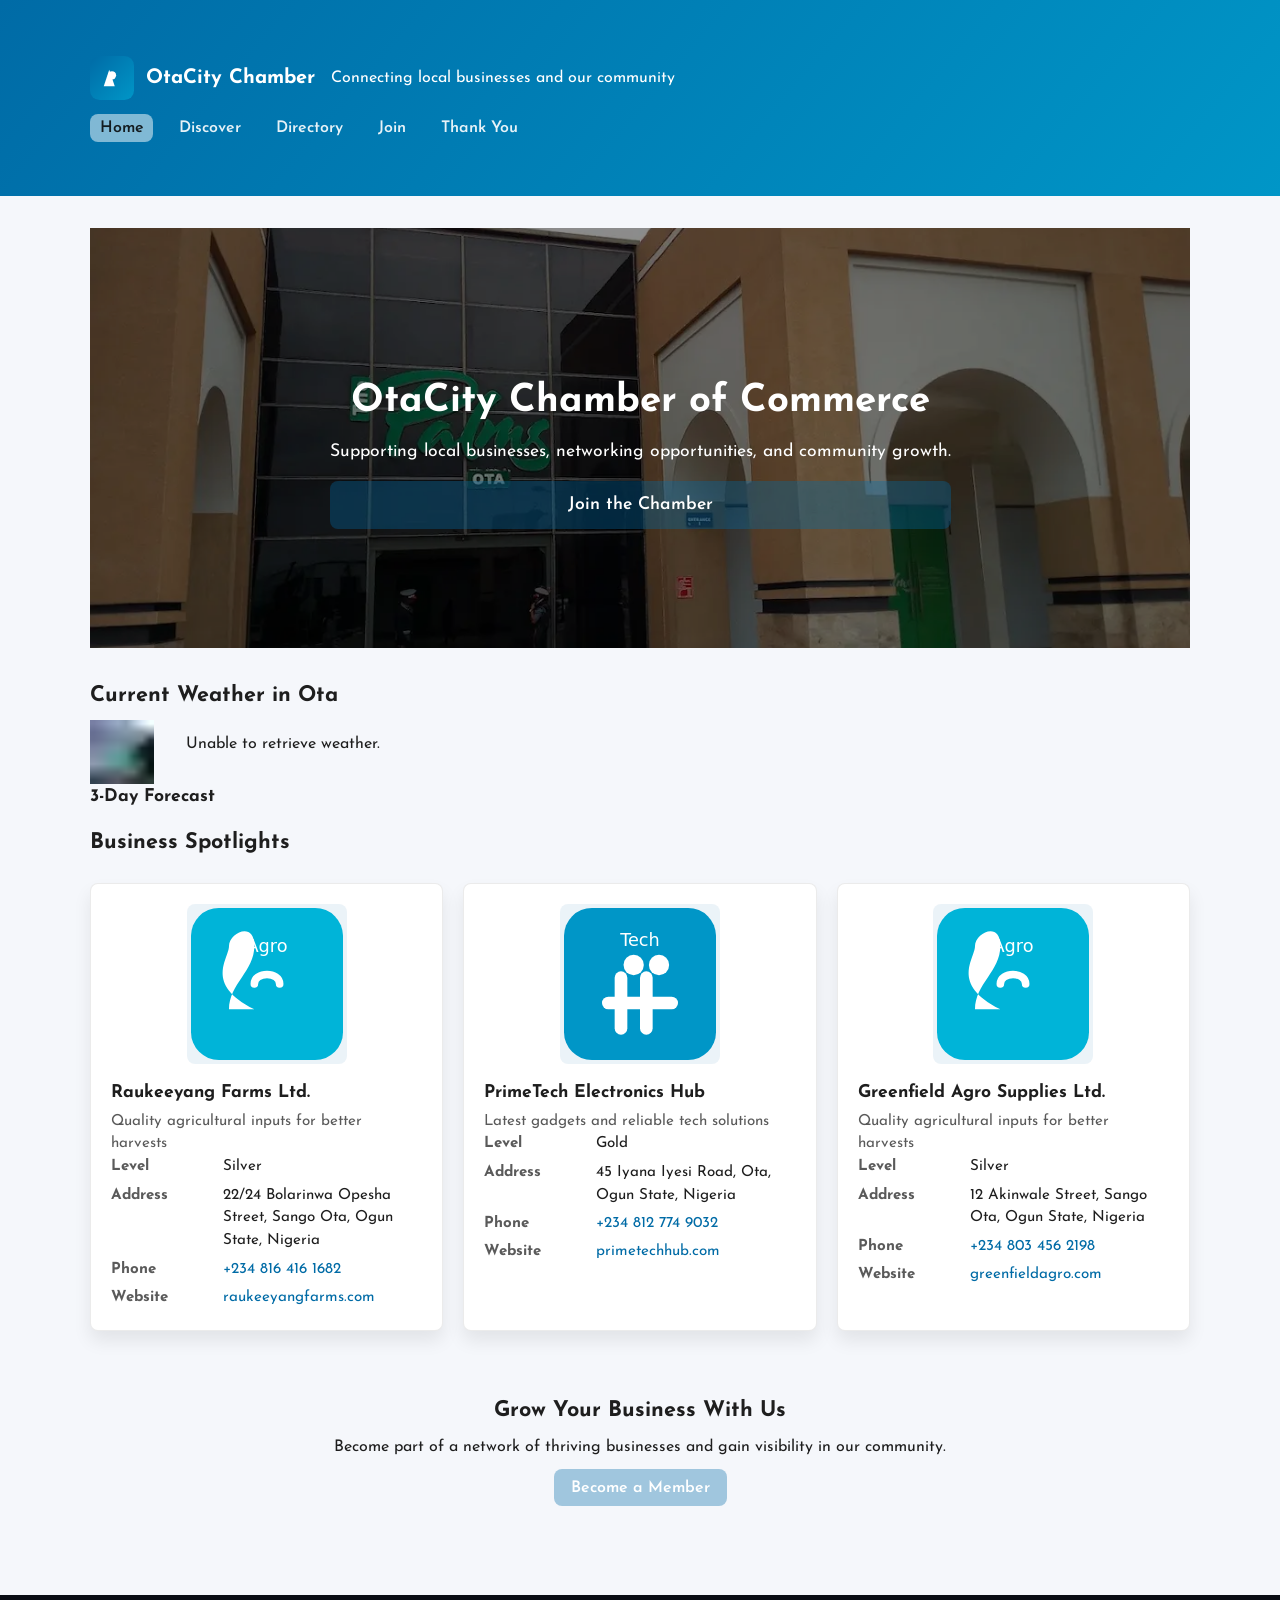
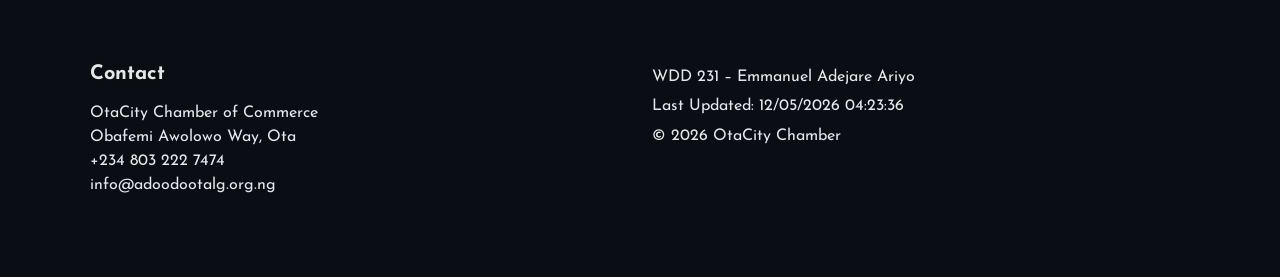
<file: chamber/index.html>
<!DOCTYPE html>
<html lang="en">

<head>
    <meta charset="UTF-8">
    <meta name="viewport" content="width=device-width, initial-scale=1">
    <title>OtaCity Chamber of Commerce</title>
    <meta name="description"
        content="Welcome to the OtaCity Chamber of Commerce. Supporting local businesses and community growth.">
    <meta name="author" content="Emmanuel Adejare Ariyo">

    <!-- Favicon -->
    <link rel="icon" href="images/favicon.svg" type="image/svg+xml">

     <!-- Open Graph (Facebook) -->
    <meta property="og:title" content="OtaCity Chamber Member Directory">
    <meta property="og:description"
        content="Browse local businesses that support our community through the Chamber of Commerce.">
    <meta property="og:image" content="https://white-ninja.github.io/wdd231/chamber/images/og-image.jpg">
    <meta property="og:url" content="https://username.github.io/wdd231/chamber/directory.html">
    <meta property="og:type" content="website">

     <!-- CSS -->
    <link rel="preload" href="styles/small.css" as="style" onload="this.onload=null;this.rel='stylesheet'">
    <link rel="preload" href="styles/larger.css" as="style" onload="this.onload=null;this.rel='stylesheet'">
    <link rel="stylesheet" href="styles/normalize.css">

     <!-- Fallback for no JavaScript -->
    <noscript>
        <link rel="stylesheet" href="styles/small.css">
        <link rel="stylesheet" href="styles/larger.css">
        <link rel="stylesheet" href="styles/normalize.css">
    </noscript>


    <!-- Google Fonts Here -->
    <link rel="preconnect" href="https://fonts.googleapis.com">
    <link rel="preconnect" href="https://fonts.gstatic.com" crossorigin>
    <link href="https://fonts.googleapis.com/css2?family=Josefin+Sans:ital,wght@0,100..700;1,100..700&display=swap"
        rel="stylesheet">

    <!-- Home page JS -->
    <script src="scripts/home.js" defer></script>
</head>

<body>

    <header class="site-header">
        <div class="page">
            <div class="branding">
                <a class="brand" href="index.html">
                    <img class="brand__logo" src="images/favicon.svg" alt="OtaCity Chamber logo" width="48" height="48">
                    <span class="brand__name">OtaCity Chamber</span>
                </a>
                <p class="brand__tagline">Connecting local businesses and our community</p>
            </div>

            <nav class="main-nav">
                <button class="nav-toggle"
                    aria-expanded="false"
                    aria-controls="primary-navigation"
                    aria-label="Open menu">
                    <span class="nav-toggle__bar"></span>
                    <span class="nav-toggle__bar"></span>
                    <span class="nav-toggle__bar"></span>
                </button>

                <ul id="primary-navigation" class="nav-list" data-visible="false">
                    <li><a href="index.html" class="active">Home</a></li>
                    <li><a href="discover.html">Discover</a></li>
                    <li><a href="directory.html">Directory</a></li>
                    <li><a href="join.html">Join</a></li>
                    <li><a href="thankyou.html">Thank You</a></li>
                </ul>
            </nav>
        </div>
    </header>

    <main class="page">

        <!-- HERO -->
        <section class="hero">
            <img 
                src="images/palms-ota-mall.webp" 
                alt="The Palms Ota shopping mall exterior"
                class="hero__image"
                width="1200" 
                height="600"
                fetchpriority="high"
                decoding="async"
            >

            <div class="hero__content">
                <h1>OtaCity Chamber of Commerce</h1>
                <p>Supporting local businesses, networking opportunities, and community growth.</p>
                <a href="join.html" class="btn hero__cta">Join the Chamber</a>
            </div>
        </section>

        <!-- WEATHER -->
        <section class="weather">
            <h2>Current Weather in Ota</h2>
            <div class="weather-card">
                <img 
                id="weather-icon"
                src="images/small-bit.webp"
                alt="Weather icon"
                width="64"
                height="64"
                >
                <p id="current-temp"></p>
                <p id="current-weather-desc"></p>
            </div>

            <h3>3-Day Forecast</h3>
            <ul id="forecast"></ul>
        </section>

        <!-- SPOTLIGHT BUSINESSES -->
        <section class="spotlights">
            <h2>Business Spotlights</h2>
            <div id="spotlight-cards" class="directory grid"></div>
        </section>

        <!-- CALL TO ACTION -->
        <section class="cta">
            <h2>Grow Your Business With Us</h2>
            <p>Become part of a network of thriving businesses and gain visibility in our community.</p>
            <a class="btn" href="join.html">Become a Member</a>
        </section>

    </main>

    <footer class="site-footer">
        <div class="page footer-grid">

            <div>
                <h2>Contact</h2>
                <p>
                    OtaCity Chamber of Commerce<br>
                    Obafemi Awolowo Way, Ota<br>
                    +234 803 222 7474<br>
                    info@adoodootalg.org.ng
                </p>
            </div>

            <div class="footer-meta">
                <p>WDD 231 – Emmanuel Adejare Ariyo</p>
                <p>Last Updated: <span id="last-modified"></span></p>
                <p>&copy; <span id="current-year"></span> OtaCity Chamber</p>
            </div>

        </div>
    </footer>

</body>
</html>
</file>
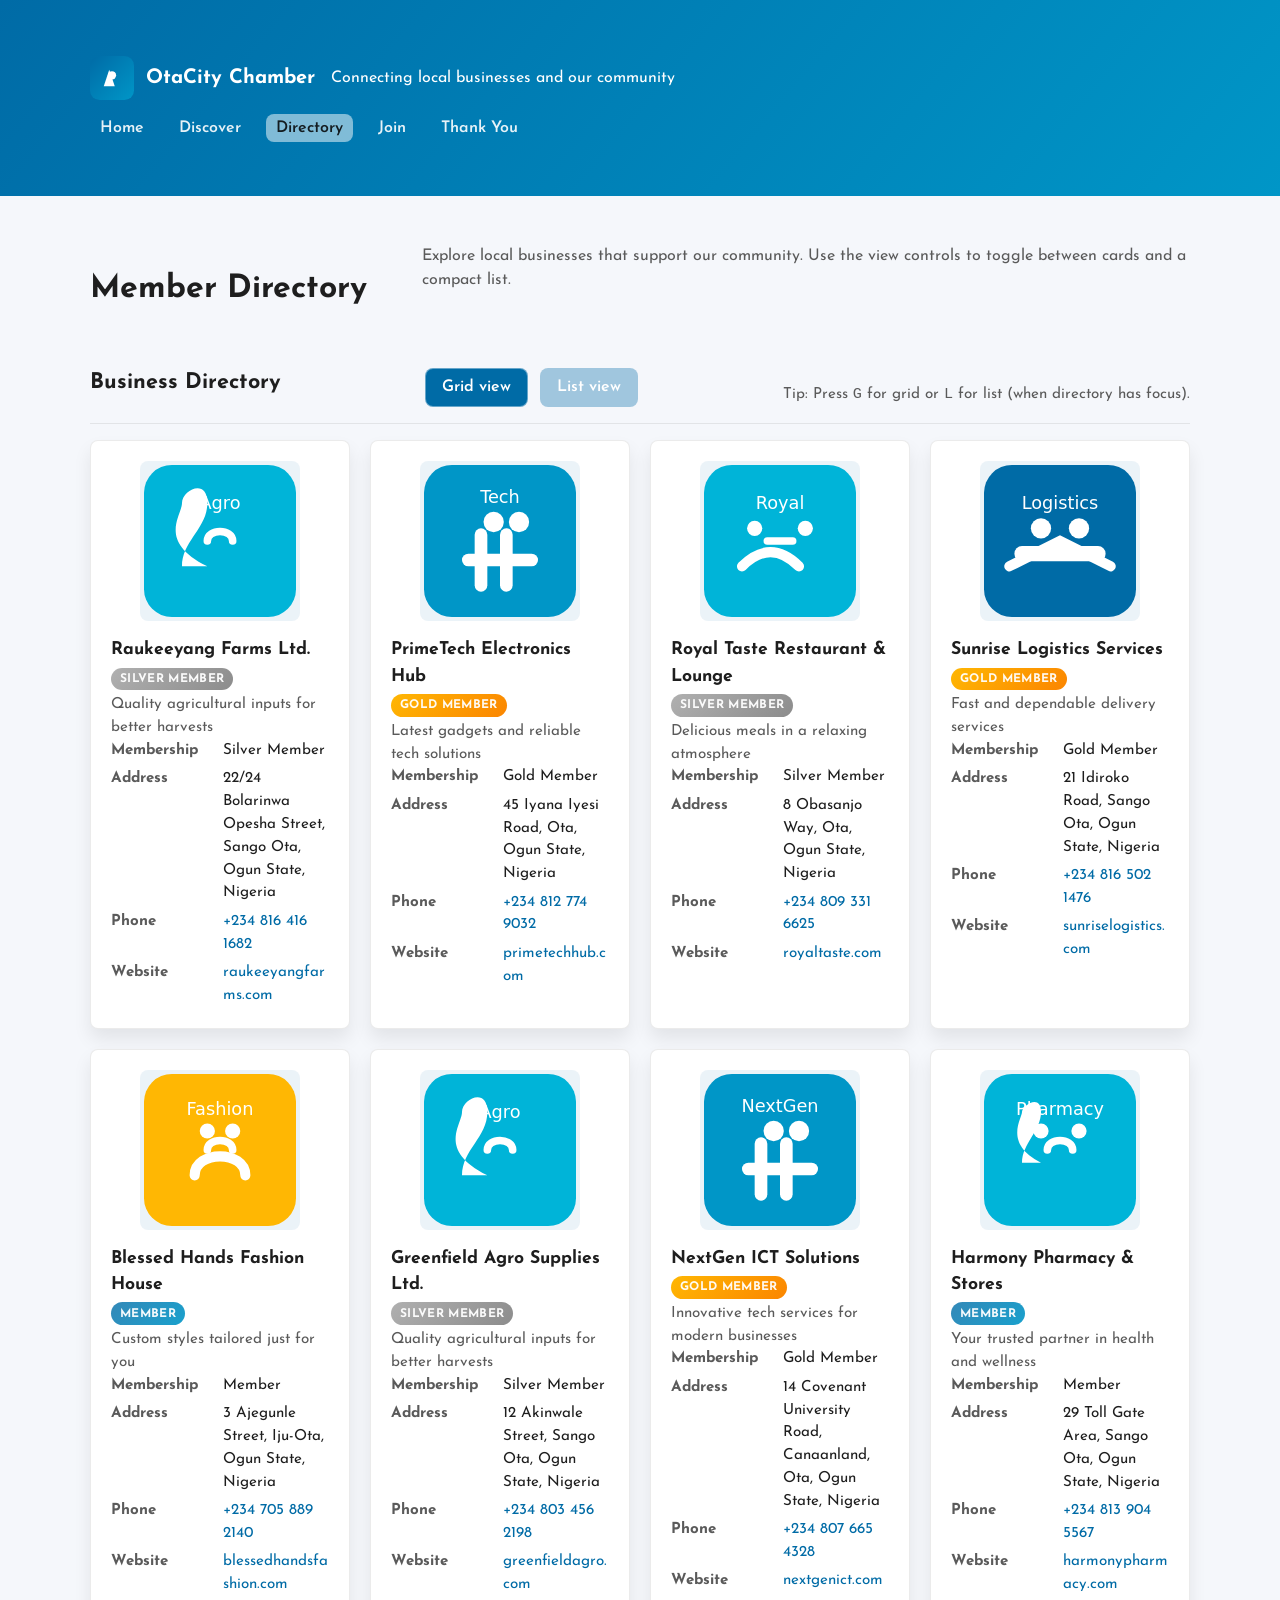
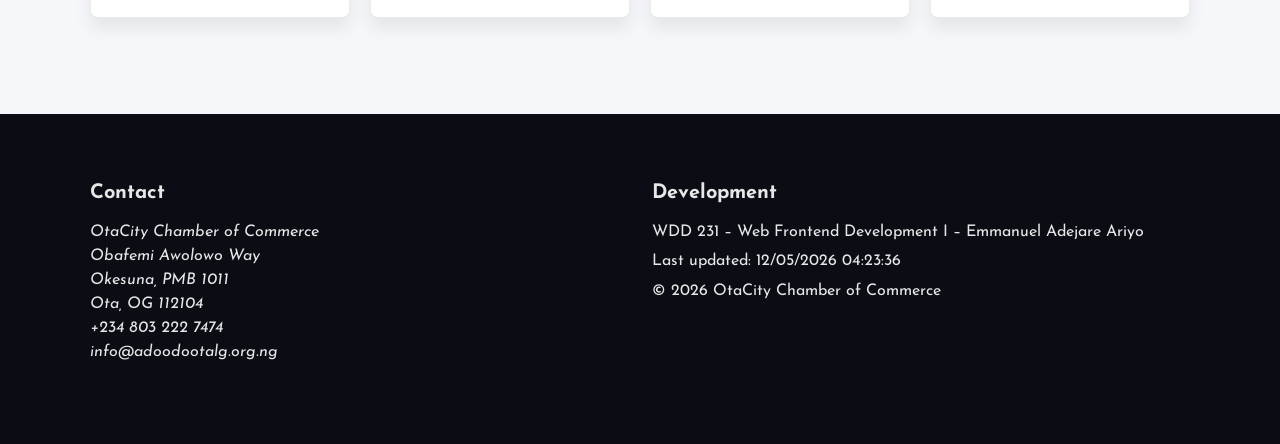
<file: chamber/directory.html>
<!DOCTYPE html>
<html lang="en">

<head>
    <meta charset="UTF-8">
    <meta name="viewport" content="width=device-width, initial-scale=1">
    <title>Chamber Directory | OtaCity Chamber of Commerce</title>
    <meta name="description"
        content="Browse the member directory for the OtaCity Chamber of Commerce. Find local businesses, contact info, and membership levels.">
    <meta name="author" content="Emmanuel Adejare Ariyo">

    <!-- Favicon -->
    <link rel="icon" href="images/favicon.svg" type="image/svg+xml">

    <!-- Open Graph (Facebook) -->
    <meta property="og:title" content="OtaCity Chamber Member Directory">
    <meta property="og:description"
        content="Browse local businesses that support our community through the Chamber of Commerce.">
    <meta property="og:image" content="https://white-ninja.github.io/wdd231/chamber/images/og-image.jpg">
    <meta property="og:url" content="https://username.github.io/wdd231/chamber/directory.html">
    <meta property="og:type" content="website">

    <!-- JavaScript -->
    <script src="scripts/directory.js" defer></script>

     <!-- CSS -->
    <link rel="preload" href="styles/small.css" as="style" onload="this.onload=null;this.rel='stylesheet'">
    <link rel="preload" href="styles/larger.css" as="style" onload="this.onload=null;this.rel='stylesheet'">
    <link rel="stylesheet" href="styles/normalize.css">

     <!-- Fallback for no JavaScript -->
    <noscript>
        <link rel="stylesheet" href="styles/small.css">
        <link rel="stylesheet" href="styles/larger.css">
        <link rel="stylesheet" href="styles/normalize.css">
    </noscript>

    <!-- Google Fonts Here -->
    <link rel="preconnect" href="https://fonts.googleapis.com">
    <link rel="preconnect" href="https://fonts.gstatic.com" crossorigin>
    <link href="https://fonts.googleapis.com/css2?family=Josefin+Sans:ital,wght@0,100..700;1,100..700&display=swap"
        rel="stylesheet">
</head>

<body>
    <header class="site-header">
        <div class="page">
            <div class="branding">
                <a class="brand" href="../index.html">
                    <img class="brand__logo" src="images/favicon.svg" alt="OtaCity Chamber logo">
                    <span class="brand__name">OtaCity Chamber</span>
                </a>
                <p class="brand__tagline">Connecting local businesses and our community</p>
            </div>

            <nav class="main-nav" aria-label="Primary">
                <button class="nav-toggle" aria-expanded="false" aria-controls="primary-navigation">
                    <span class="nav-toggle__bar"></span>
                    <span class="nav-toggle__bar"></span>
                    <span class="nav-toggle__bar"></span>
                    <span class="visually-hidden">Toggle navigation</span>
                </button>
                <ul id="primary-navigation" class="nav-list" data-visible="false">
                    <li><a href="index.html">Home</a></li>
                    <li><a href="discover.html">Discover</a></li>
                    <li><a href="directory.html" class="active">Directory</a></li>
                    <li><a href="join.html">Join</a></li>
                    <li><a href="thankyou.html">Thank You</a></li>
                </ul>
            </nav>
        </div>
    </header>

    <main class="page">
        <header class="page-header">
            <h1>Member Directory</h1>
            <p class="intro">Explore local businesses that support our community. Use the view controls to toggle
                between cards and a compact list.</p>
        </header>

        <section class="directory-controls" aria-label="Display options">
            <h2>Business Directory</h2>

            <!-- directory content -->
            <div class="view-toggle" role="group" aria-label="View selection">
                <button id="grid-btn" class="btn" type="button" aria-pressed="true">Grid view</button>
                <button id="list-btn" class="btn" type="button" aria-pressed="false">List view</button>
            </div>
            <p class="directory-note">Tip: Press <kbd>G</kbd> for grid or <kbd>L</kbd> for list (when directory has
                focus).</p>
        </section>

        <section id="directory" class="directory" aria-live="polite">
            <h2 class="visually-hidden">Member Directory</h2>
            <p class="loading" id="loading">Loading members…</p>
        </section>
    </main>

    <footer class="site-footer" id="contact">
        <div class="page footer-grid">
            <div>
                <h2>Contact</h2>
                <address class="footer-contact">
                    <p>OtaCity Chamber of Commerce<br>
                        Obafemi Awolowo Way<br>
                        Okesuna, PMB 1011<br>
                        Ota, OG 112104<br>
                        <a href="tel:+2348032227474">+234 803 222 7474</a><br>
                        <a href="mailto:info@adoodootalg.org.ng">info@adoodootalg.org.ng</a>
                    </p>
                </address>
            </div>

            <div class="footer-meta">
                <h2>Development</h2>
                <p>WDD 231 – Web Frontend Development I – Emmanuel Adejare Ariyo</p>
                <p>Last updated: <span id="last-modified">—</span></p>
                <p>&copy; <span id="current-year"></span> OtaCity Chamber of Commerce</p>
            </div>
        </div>
    </footer>

</body>

</html>
</file>
<file: chamber/styles/small.css>
/* Base styles for the chamber directory project */

:root {
    --color-bg: #f5f7fb;
    --color-panel: #ffffff;
    --color-text: #1e1e1e;
    --color-muted: #5a5a5a;
    --color-primary: #006ba6;
    --color-primary-2: #0096c7;
    --color-accent: #ffb703;
    --color-border: rgba(0, 0, 0, 0.08);
    --radius: 0.5rem;
    --shadow: 0 10px 18px rgba(0, 0, 0, 0.08);
    --max-width: 1100px;
    --focus: 0 0 0 3px rgba(0, 107, 166, 0.35);
    --font: "Josefin Sans", sans-serif;
}

* {
    box-sizing: border-box;
}

body {
    font-family: var(--font);
    line-height: 1.5;
    color: var(--color-text);
    background: var(--color-bg);
}

a {
    color: var(--color-primary);
    text-decoration: none;
}

a:hover,
a:focus {
    text-decoration: none;
}

.page {
    width: min(96vw, var(--max-width));
    margin: 0 auto;
    padding: 1.5rem 0;
}

.page-header {
    padding: 1rem 0;
}

h1 {
    font-size: clamp(1.7rem, 2.5vw, 2.25rem);
    margin: 0 0 0.35rem;
}

h2 {
    font-size: 1.35rem;
    margin: 0 0 0.5rem;
}

h3 {
    font-size: 1.1rem;
    margin: 0 0 0.25rem;
}

p {
    margin: 0 0 1rem;
}

.visually-hidden {
    position: absolute !important;
    width: 1px;
    height: 1px;
    padding: 0;
    margin: -1px;
    overflow: hidden;
    clip: rect(0, 0, 0, 0);
    white-space: nowrap;
    border: 0;
}

.site-header {
    background-color: var(--color-primary);
    background: linear-gradient(130deg, var(--color-primary), var(--color-primary-2));
    color: #fff;
}

.branding {
    display: flex;
    flex-wrap: wrap;
    align-items: center;
    gap: 1rem;
}

.brand {
    display: flex;
    align-items: center;
    gap: 0.75rem;
    color: inherit;
}

.brand__logo {
    width: 44px;
    height: 44px;
}

.brand__name {
    font-weight: 700;
    font-size: 1.25rem;
}

.brand__tagline {
    margin: 0;
    color: #ffffff;
}

.main-nav {
    margin-top: 1rem;
}

.nav-toggle {
    display: none;
    background: none;
    border: 1px solid rgba(255, 255, 255, 0.7);
    border-radius: 0.5rem;
    padding: 0.5rem;
    cursor: pointer;
}

.nav-toggle:focus-visible {
    outline: var(--focus);
}

.nav-toggle__bar {
    display: block;
    width: 22px;
    height: 2px;
    background: #fff;
    margin: 3px 0;
}

.nav-list {
    display: flex;
    gap: 1rem;
    list-style: none;
    padding: 0;
    margin: 0;
}

.nav-list a {
    padding: 0.4rem 0.6rem;
    border-radius: 0.5rem;
    color: rgba(255, 255, 255, 0.9);
    font-weight: 600;
}

.nav-list a:hover,
.nav-list a:focus {
    background: rgba(255, 255, 255, 0.2);
}

.nav-list a.active {
    background: rgba(255, 255, 255, 0.5);
    color: rgba(0, 0, 0, 0.85);
}

.page-header .intro {
    max-width: 48rem;
    color: var(--color-muted);
}

/* HERO SECTION */

.hero {
    position: relative;
    overflow: hidden;
    margin-bottom: 2rem;
}

/* the image behaves like a background */
.hero__image {
    width: 100%;
    height: 420px;
    object-fit: cover;
    display: block;
}

/* dark overlay for readability */
.hero::after {
    content: "";
    position: absolute;
    inset: 0;
    background: rgba(0, 0, 0, 0.45);
}

/* text overlay */
.hero__content {
    position: absolute;
    inset: 0;
    display: grid;
    place-content: center;
    text-align: center;
    color: white;
    padding: 1rem;
    z-index: 1;
    max-width: 700px;
    margin: auto;
}

.hero__content h1 {
    font-size: clamp(1.8rem, 3vw, 3rem);
    margin-bottom: 0.5rem;
}

.hero__content p {
    font-size: 1.1rem;
    margin-bottom: 1rem;
}

.hero__cta {
    font-size: 1.1rem;
}

.weather-card {
    display: flex;
    align-items: center;
    gap: 1rem;
}

.cta {
    text-align: center;
    padding: 2rem 0;
}

.directory-controls {
    display: flex;
    flex-wrap: wrap;
    align-items: center;
    justify-content: space-between;
    gap: 1rem;
    padding: 1rem 0;
    border-bottom: 1px solid rgba(0, 0, 0, 0.08);
}

.view-toggle {
    display: flex;
    gap: 0.75rem;
}

.btn {
    border: 1px solid transparent;
    border-radius: 0.5rem;
    background: rgba(0, 107, 166, 0.35);
    padding: 0.6rem 1rem;
    font-weight: 600;
    cursor: pointer;
    color: #ffffff;
}

.btn:hover,
.btn:focus {
    background: rgba(0, 107, 166, 0.55);
}

.btn:focus-visible {
    outline: var(--focus);
}

.btn.is-active {
    background: var(--color-primary);
    color: #fff;
    border-color: rgba(255, 255, 255, 0.4);
}

.directory-note {
    margin: 0;
    color: var(--color-muted);
    font-size: 0.95rem;
}

.directory {
    display: grid;
    gap: 1.1rem;
    padding: 1rem 0 2rem;
}

.directory.grid {
    display: grid;
    grid-template-columns: repeat(auto-fit, minmax(260px, 1fr));
    gap: 1.25rem;
}

.directory.grid .member {
    max-width: 420px;
    margin: 0 auto;
}

.directory.list {
    grid-template-columns: 1fr;
}

.member {
    background: var(--color-panel);
    border: 1px solid var(--color-border);
    border-radius: var(--radius);
    box-shadow: var(--shadow);
    display: flex;
    flex-direction: column;
    gap: 1rem;
    padding: 1.25rem;
    transition: transform 200ms ease, box-shadow 200ms ease;
}

.member:hover {
    transform: translateY(-2px);
    box-shadow: 0 14px 24px rgba(0, 0, 0, 0.12);
}

.directory.list .member {
    flex-direction: row;
    align-items: center;
    gap: 1rem;
}

.directory.list .member__image img {
    width: 100%;
    height: 100%;
    object-fit: contain;
}

.directory.list .member__content {
    display: grid;
    gap: 0.35rem;
}

.member__image {
    display: grid;
    place-items: center;
    border-radius: var(--radius);
    background: rgba(0, 107, 166, 0.08);
    padding: 0.25rem;
    max-width: 160px;
    aspect-ratio: 1 / 1;
    margin: 0 auto;
}

.member__image img {
    width: 100%;
    height: 100%;
    object-fit: contain;
}

.directory.list .member__image {
    max-width: 90px;
    width: 90px;
    height: 90px;
    padding: 0.35rem;
}

.member__header {
    display: grid;
    gap: 0.25rem;
}

.member__header h3 {
    margin: 0;
}

.member__badge {
    display: inline-flex;
    align-items: center;
    gap: 0.35rem;
    padding: 0.15rem 0.55rem;
    border-radius: 999px;
    font-size: 0.75rem;
    font-weight: 700;
    letter-spacing: 0.03em;
    text-transform: uppercase;
    color: rgba(255, 255, 255, 0.95);
    width: fit-content;
}

.member__badge--gold {
    background: linear-gradient(135deg, #ffb703, #fb8500);
}

.member__badge--silver {
    background: linear-gradient(135deg, #b0b0b0, #8c8c8c);
}

.member__badge--member {
    background: linear-gradient(135deg, rgba(0, 107, 166, 0.8), rgba(0, 150, 199, 0.9));
}

.member__tagline {
    margin: 0;
    color: var(--color-muted);
    font-size: 0.95rem;
}

.member__info {
    margin: 0;
    padding: 0;
    display: grid;
    gap: 0.35rem;
}

.member__info-row {
    display: flex;
    flex-wrap: wrap;
    gap: 0.35rem 0.75rem;
    align-items: baseline;
    font-size: 0.95rem;
}

.member__info-row dt {
    flex: 0 0 100px;
    font-weight: 700;
    color: var(--color-muted);
}

.member__info-row dd {
    flex: 1 1 0;
    margin: 0;
    min-width: 0;
    overflow-wrap: break-word;
}

.member__info-row a {
    color: var(--color-primary);
}

.loading,
.error {
    padding: 1rem;
    background: rgba(255, 227, 227, 0.8);
    border: 1px solid rgba(255, 0, 0, 0.25);
    border-radius: var(--radius);
    color: #8b0000;
}

.site-footer {
    background: #0a0d14;
    color: rgba(255, 255, 255, 0.9);
    padding: 2rem 0;
    margin-top: 2rem;
}

.site-footer h2 {
    margin: 0 0 0.75rem;
    font-size: 1.25rem;
}

.footer-grid {
    display: grid;
    grid-template-columns: repeat(auto-fit, minmax(240px, 1fr));
    gap: 1.5rem;
    align-items: start;
}

.footer-contact a {
    color: rgba(255, 255, 255, 0.9);
}

.footer-contact a:hover,
.footer-contact a:focus {
    text-decoration: underline;
}

.footer-meta p {
    margin: 0.35rem 0;
}

/* ===== MOBILE NAVIGATION ===== */
@media (max-width: 720px) {
    .nav-toggle {
        display: inline-flex;
        flex-direction: column;
        justify-content: center;
        gap: 4px;
    }

    .nav-list {
        position: absolute;
        inset: 80px 1rem auto 1rem;
        background: rgba(0, 0, 0, 0.9);
        backdrop-filter: blur(6px);
        border-radius: 12px;
        padding: 1rem;
        flex-direction: column;
        gap: .25rem;
        transform: translateY(-20px);
        opacity: 0;
        pointer-events: none;
        transition: all .3s ease;
    }

    .nav-list[data-visible="true"] {
        transform: translateY(0);
        opacity: 1;
        pointer-events: auto;
    }

    .nav-list a {
        display: block;
        padding: .75rem 1rem;
        border-radius: 8px;
    }
}

/* ===== JOIN PAGE PANEL LAYOUT ===== */
.join-layout {
    display: grid;
    gap: 2rem;
}

.join-layout>* {
    height: 100%;
    display: flex;
    flex-direction: column;
}

/* form column box */
.join-form {
    background: var(--color-panel);
    border: 1px solid var(--color-border);
    border-radius: var(--radius);
    box-shadow: var(--shadow);
    padding: 1.5rem;
}

/* membership column box */
.membership-cards {
    background: var(--color-panel);
    border: 1px solid var(--color-border);
    border-radius: var(--radius);
    box-shadow: var(--shadow);
    padding: 1.5rem;
    justify-content: space-between;
}

.join-form label {
    display: flex;
    flex-direction: column;
    font-weight: 600;
    font-size: .95rem;
    gap: .35rem;
    margin-bottom: .8rem;
}

.join-form input,
.join-form select,
.join-form textarea {
    font-family: var(--font);
    font-size: .95rem;
    padding: .65rem .7rem;
    border-radius: .45rem;
    border: 1px solid #cfcfcf;
    background: #fff;
    transition: .2s ease;
}

.join-form input:focus,
.join-form select:focus,
.join-form textarea:focus {
    outline: none;
    border-color: var(--color-primary);
    box-shadow: var(--focus);
}

.join-form textarea {
    min-height: 110px;
    resize: vertical;
}

.join-form select {
    cursor: pointer;
}

.join-form .btn {
    margin-top: 1.2rem;
    font-size: 1rem;
    padding: .8rem;
    width: 100%;
    background: var(--color-primary);
}

@keyframes fadeUp {
    from {
        opacity: 0;
        transform: translateY(25px);
    }

    to {
        opacity: 1;
        transform: translateY(0);
    }
}

.card:hover {
    transform: translateY(-4px);
    box-shadow: 0 14px 24px rgba(0, 0, 0, .12);
}

.card h3 {
    margin-bottom: .25rem;
}

.card a {
    font-size: .9rem;
    font-weight: 600;
}

/* JOIN PAGE DESKTOP LAYOUT */
@media (min-width: 900px) {
    .join-layout {
        grid-template-columns: 1.2fr .8fr;
        gap: 2rem;
    }
}

/* ===== THANK YOU PAGE ===== */
.thankyou-page {
    text-align: center;
}

.thankyou-hero {
    margin-bottom: 2rem;
}

.application-card {
    background: var(--color-panel);
    border: 1px solid var(--color-border);
    border-radius: var(--radius);
    box-shadow: var(--shadow);
    padding: 2rem;
    max-width: 600px;
    margin: 0 auto 2rem auto;
    text-align: left;
}

.application-card h2 {
    text-align: center;
    margin-bottom: 1rem;
}

.application-card p {
    padding: .6rem 0;
    border-bottom: 1px solid rgba(0, 0, 0, .06);
}

.application-card strong {
    color: var(--color-primary);
}

.thankyou-actions {
    display: flex;
    gap: 1rem;
    justify-content: center;
    flex-wrap: wrap;
}

/* CARD STYLING */
.card {
    border: 1px solid var(--color-border);
    border-radius: .6rem;
    padding: 1rem;
    background: white;
    box-shadow: 0 0 10px rgba(0, 0, 0, .1);
    transition: transform .3s;
    /* animation on load */
    opacity: 0;
    transform: translateY(25px);
    animation: fadeUp .8s forwards;
}

@keyframes fadeUp {
    from {
        opacity: 0;
        transform: translateY(25px);
    }

    to {
        opacity: 1;
        transform: translateY(0);
    }
}

.card:hover {
    transform: translateY(-4px);
    box-shadow: 0 14px 24px rgba(0, 0, 0, .12);
}

.card h3 {
    margin-bottom: .25rem;
}

.card a {
    font-size: .9rem;
    font-weight: 600;
}

.card img {
    width: 100%;
    height: 200px;
    object-fit: cover;
}

/* HOVER EFFECT (desktop only) */
@media (min-width:641px) {
    .card img:hover {
        transform: scale(1.05);
        filter: brightness(1.1);
    }
}

/* VISIT MESSAGE */
.visit-msg {
    text-align: center;
    margin-bottom: 2rem;
    font-size: 1.1rem;
    color: var(--color-primary);
    font-weight: 600;
    background: #eef6ff;
    padding: 1rem;
    border-left: 5px solid #0077cc;
}

/* GRID AREAS LAYOUT */
.discover-grid {
    display: grid;
    gap: 1rem;
}

/* SMALL 320–640 */
@media (max-width:640px) {
    .discover-grid {
        grid-template-columns: 1fr;
        grid-template-areas:
            "card1"
            "card2"
            "card3"
            "card4"
            "card5"
            "card6"
            "card7"
            "card8";
    }
}

/* MEDIUM 641–1024 */
@media (min-width:641px) {
    .discover-grid {
        grid-template-columns: 1fr 1fr;
        grid-template-areas:
            "card1 card3"
            "card2 card4"
            "card5 card7"
            "card6 card8";
    }
}

/* LARGE 1025+ */
@media (min-width:1025px) {
    .discover-grid {
        grid-template-columns: 1fr 1fr 1fr 1fr;
        grid-template-areas:
            "card1 card2 card3 card4"
            "card5 card6 card7 card8";
    }
}
</file>
<file: chamber/styles/larger.css>
@media (min-width: 768px) {
    .page {
        padding: 2rem 0;
    }

    .site-header {
        padding: 1.5rem 0;
    }

    .page-header {
        display: flex;
        align-items: flex-start;
        justify-content: space-between;
        gap: 2rem;
    }

    .directory-controls {
        align-items: flex-end;
    }

    .directory.list .member {
        grid-template-columns: minmax(90px, auto) 1fr;
    }

    .footer-grid {
        grid-template-columns: repeat(2, 1fr);
    }
}

@media (max-width: 720px) {
    .nav-toggle {
        display: inline-flex;
    }

    .nav-list {
        flex-direction: column;
        gap: 0;
        background: rgba(0, 0, 0, 0.6);
        border-radius: 0.75rem;
        padding: 0.75rem;
        position: absolute;
        inset: 86px 1rem 0;
        display: none;
    }

    .nav-list[data-visible="true"] {
        display: flex;
    }

    .nav-list a {
        padding: 0.55rem 0.75rem;
        border-radius: 0.65rem;
    }

    .site-header .page {
        position: relative;
    }
}
</file>
